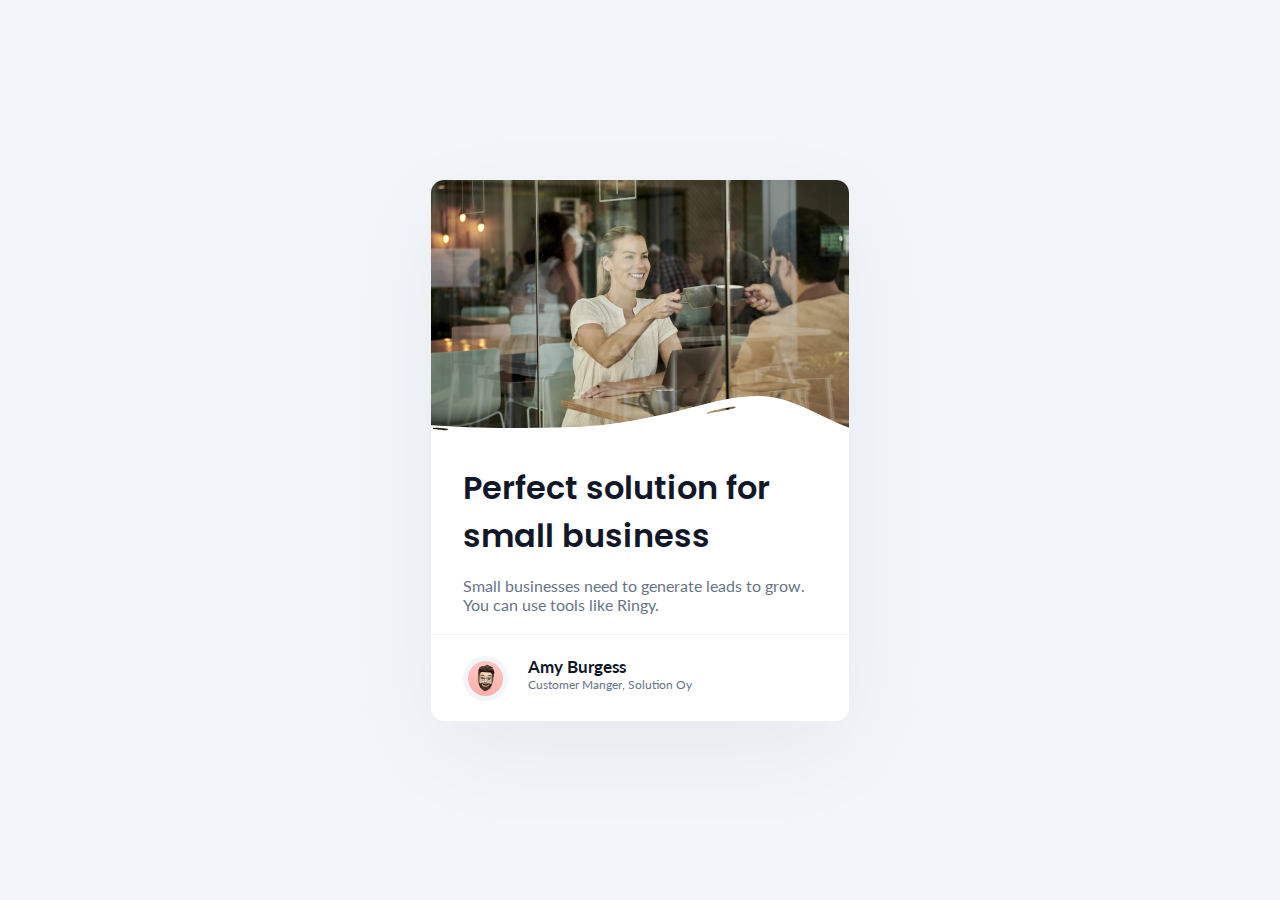
<file: Bussines Blog Card/index.html>
<!DOCTYPE html>
<html lang="en">
<head>
    <meta charset="UTF-8">
    <meta name="viewport" content="width=device-width, initial-scale=1.0">
    <title>Bussines Blog Card</title>
    <link rel="stylesheet" href="style/style.css">
</head>
<body>
    <section class="hero-container">
        <div>
            <img src="assets/hero-image-business-card.png" alt="" class="hero">
            <img src="assets/white-overlay.svg" alt="" class="hero-deco">
        </div>
        <div class="content">
            <h1>Perfect solution for small business</h1>
            <p>Small businesses need to generate leads to grow. <br> You can use tools like Ringy.</p>
        </div>
        <hr>
        <div class="author">
            <div class="author-bg">
                <img src="assets/avatar-image-business-card.png" alt="">
            </div>
            <div class="author-name">
                <h2>Amy Burgess</h2>
                <p>Customer Manger, Solution Oy</p>
            </div>
        </div>
    </section>
</body>
</html>
</file>
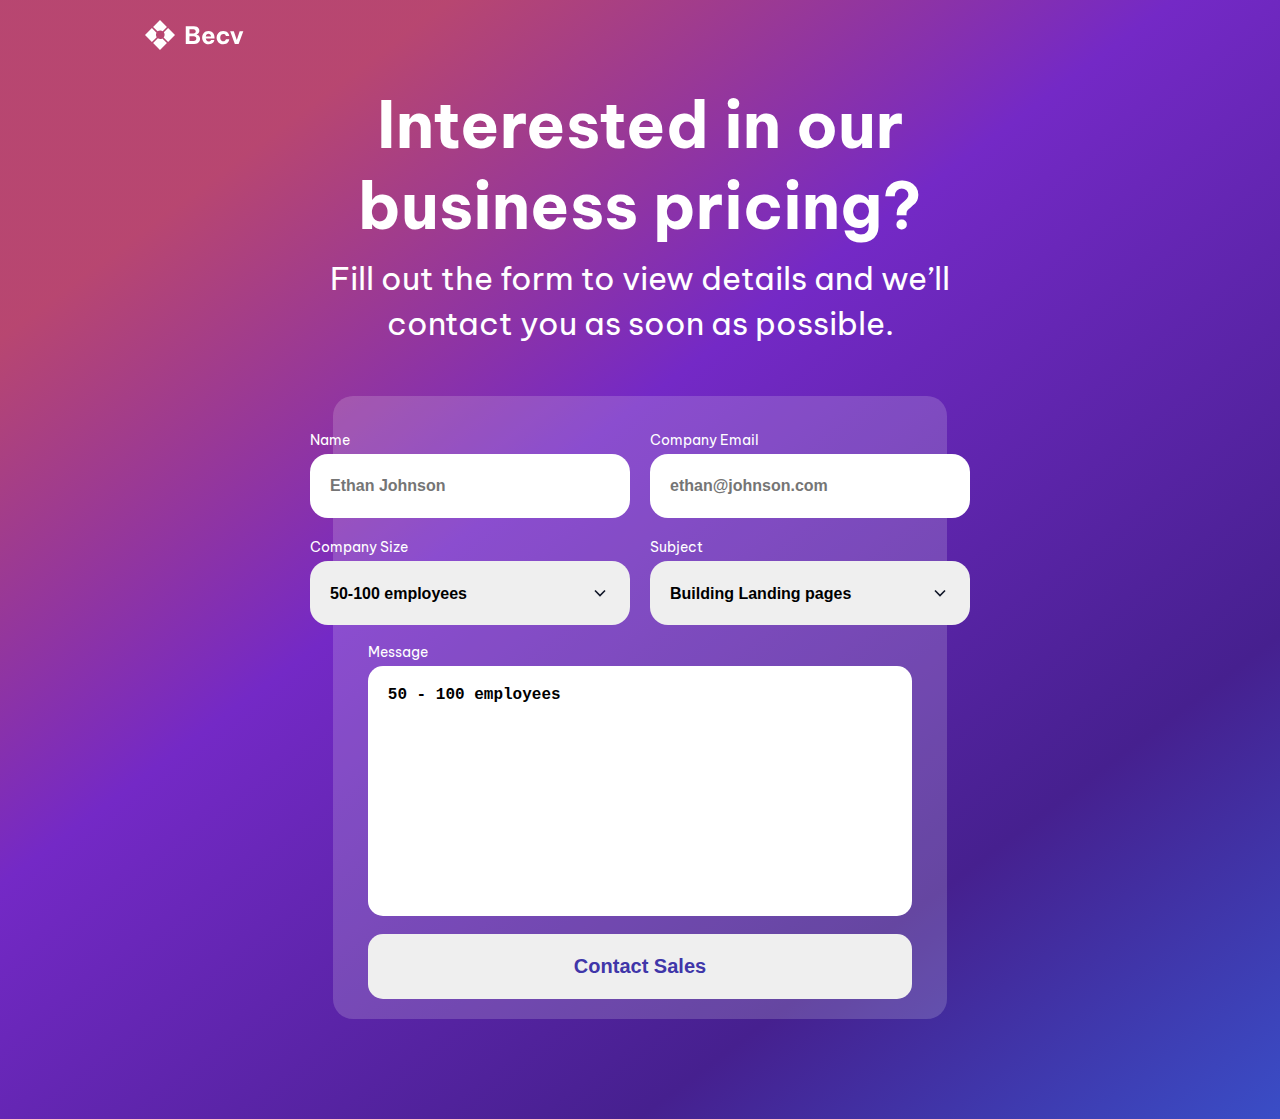
<file: Contact Page/index.html>
<!DOCTYPE html>
<html lang="en">
<head>
    <meta charset="UTF-8">
    <meta name="viewport" content="width=device-width, initial-scale=1.0">
    <title>Document</title>
    <link rel="stylesheet" href="style/style.css">
</head>
<body>
    <header>
        <img src="assets/contact-form-icon.svg" alt="logo">
    </header>
    <main>
        <article>
            <h1>
                Interested in our <br> business pricing?
            </h1>
            <p>
                Fill out the form to view details and we’ll <br> contact you as soon as possible.
            </p>
        </article>
        <section>
            <div class="form top">
                <div>
                    <label for="name">Name</label>
                    <input type="text" id="name" placeholder="Ethan Johnson">
                </div>
                <div>
                    <label for="email">Company Email</label>
                    <input type="text" id="email" placeholder="ethan@johnson.com">
                </div>
            </div>
            <div class="form">
                <div>
                    <label for="size">Company Size</label>
                    <select type="text" id="size">
                        <option value="0-5">50-100 employees</option>
                        <option value="6-20">100-150 employees</option>
                        <option value="20-50">150-200 employees</option> 
                        <option value="50-100">200-250 employees</option>
                    </select>
                </div>
                <div>
                    <label for="subject">Subject</label>
                    <select type="text" id="subject">
                        <option value="lpage">Building Landing pages</option>
                        <option value="design">UX /UI Design Services</option>
                        <option value="dev">Web Development Services</option>
                    </select>
                </div>
            </div>
            <div class="second-form">
                <div class="message-form">
                    <label for="message">Message</label>
                    <textarea id="message">50 - 100 employees</textarea>
                </div>
                <div class="message-form">
                    <button>Contact Sales</button>
                </div>
            </div>
        </section>
    </main>
</body>
</html>
</file>
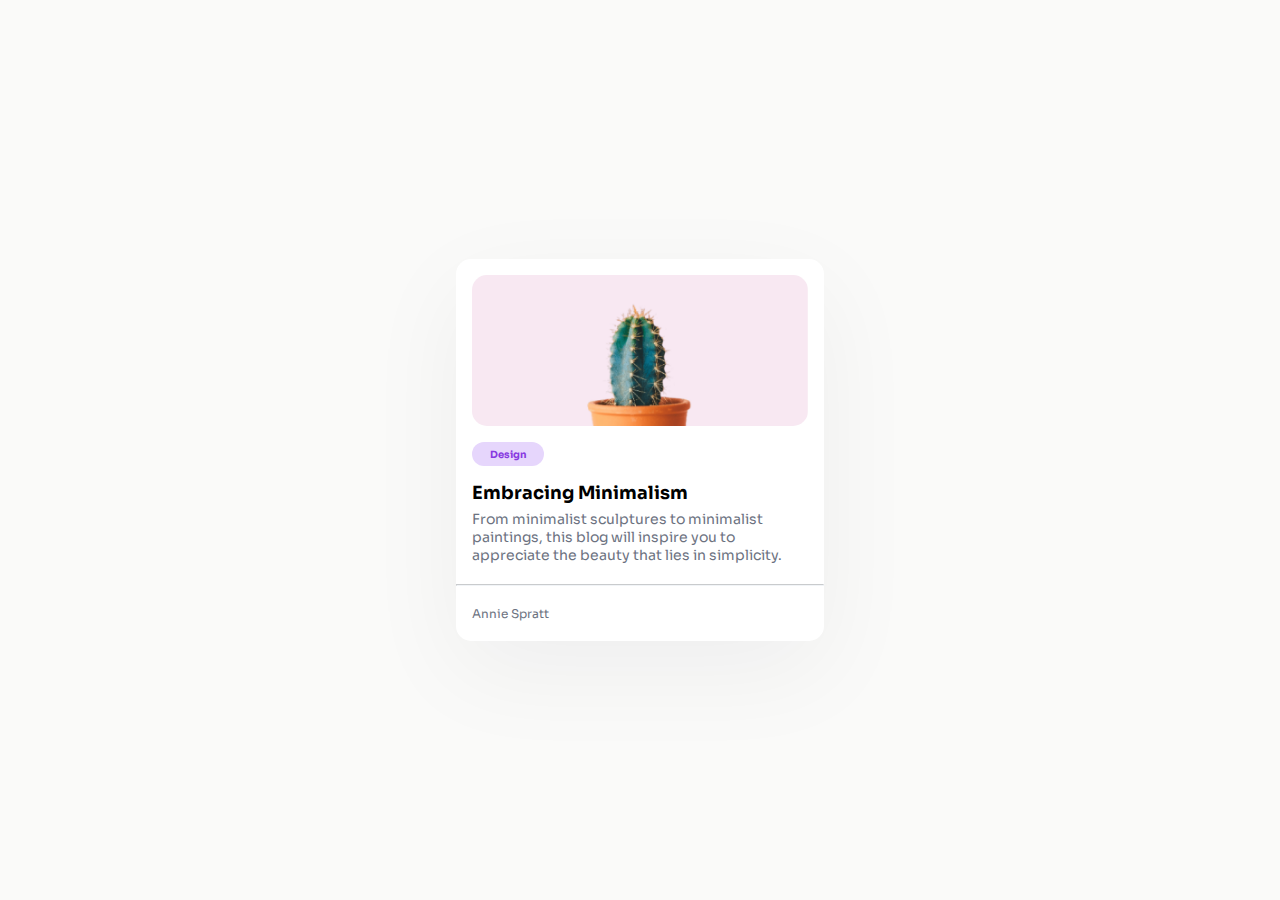
<file: Minimal Blog Card/index.html>
<!DOCTYPE html>
<html lang="en">
<head>
    <meta charset="UTF-8">
    <meta name="viewport" content="width=device-width, initial-scale=1.0">
    <title>Minimal BLog Card</title>
    <link rel="stylesheet" href="style.css">
</head>
<body>
    <section>
        <div class="content">
            <img src="cactus_img.jpg" alt="image">
            <span class="tag">Design</span>
            <h1>Embracing Minimalism</h1>
            <p>From minimalist sculptures to minimalist <br> paintings, this blog will inspire you to <br> appreciate the beauty that lies in simplicity.</p>
        </div>
        <hr>
        <div class="author">
            <span class="name">Annie Spratt</span>
        </div>
    </section>
</body>
</html>
</file>
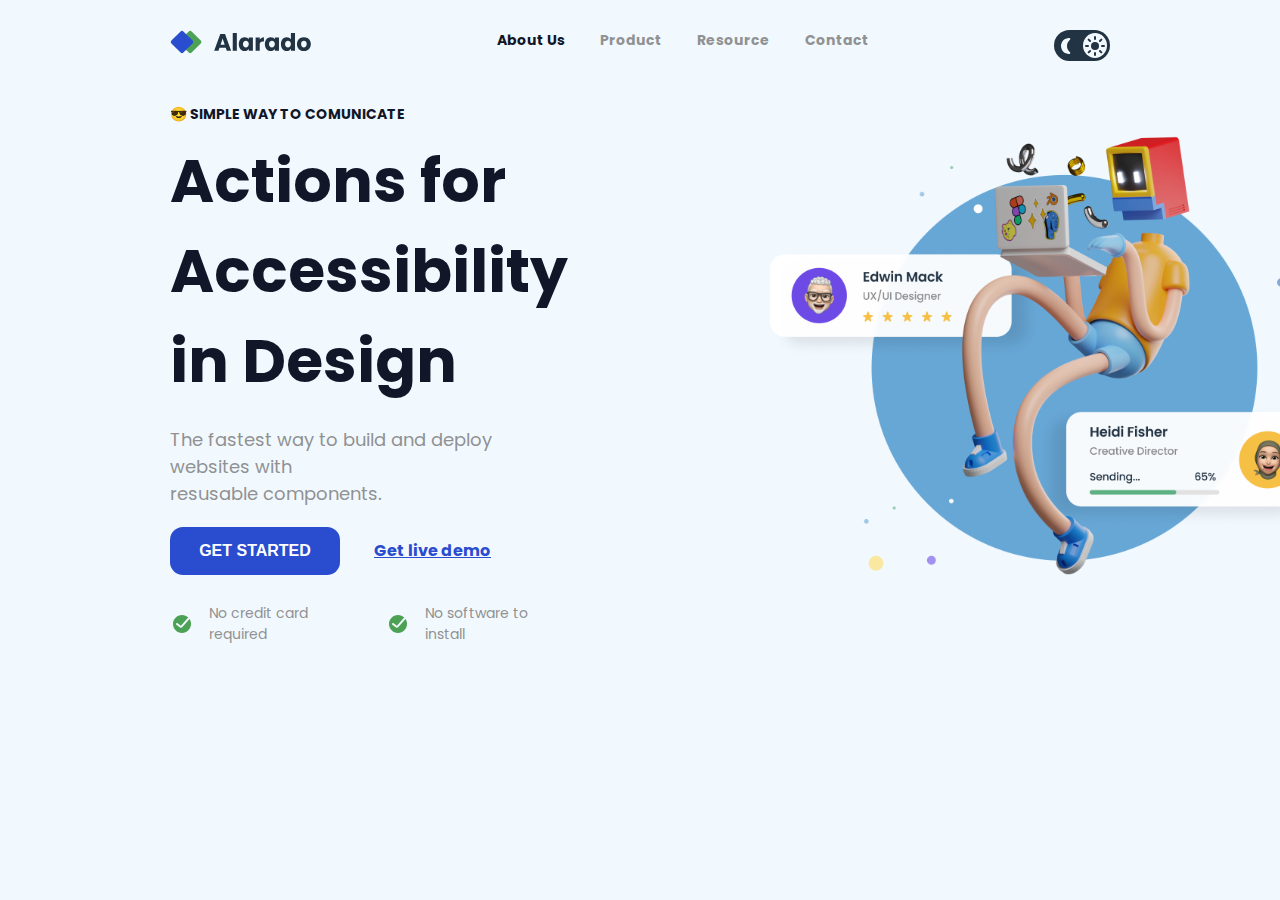
<file: Simple Homepage/index.html>
<!DOCTYPE html>
<html lang="en">
<head>
    <meta charset="UTF-8">
    <meta name="viewport" content="width=device-width, initial-scale=1.0">
    <title>Simple Homepage</title>
    <link rel="stylesheet" href="style/style.css">
</head>
<body>
    <section class="light">
        <header>
            <nav class="navbar">
                <div>
                    <img src="assets/alarado-icon-homepage.svg" alt="logo">
                </div>
                <div>
                    <ul>
                        <li>About Us</li>
                        <li>Product</li>
                        <li>Resource</li>
                        <li>Contact</li>
                    </ul>
                </div>
                <div class="theme">
                    <div class="btn">
                        <img src="assets/Moon_fill_light.svg" class="dark-btn">
                    </div>
                    <div class="btn bg-btn">
                        <img src="assets/Sun_fill.svg" class="light-btn">
                    </div>
                </div>
            </nav>
        </header>
        <main>
            <div class="content">
                <div class="main-content">
                    <span>😎 SIMPLE WAY TO COMUNICATE</span>
                    <h1>Actions for <br> Accessibility <br> in Design</h1>
                    <p>The fastest way to build and deploy websites with <br> resusable components.</p>
                </div>
                <div>
                    <button>GET STARTED</button>
                    <a href="">Get live demo</a>
                </div>
                <div class="checklist">
                    <ul>
                        <li>
                            <img src="assets/Done_ring_round_fill.svg" alt="logo">
                            <span>No credit card required</span>
                        </li>
                        <li>
                            <img src="assets/Done_ring_round_fill.svg" alt="">
                            <span>No software to install</span>
                        </li>
                    </ul>
                </div>
            </div>
            <div class="hero">
                <img src="assets/hero-image-simple-homepage.png" alt="image">
            </div>
        </main>
    </section>
    <section class="dark">
        <header>
            <nav class="navbar">
                <div>
                    <img src="assets/alarado-icon-homepage-dark.svg" alt="logo">
                </div>
                <div>
                    <ul>
                        <li>About Us</li>
                        <li>Product</li>
                        <li>Resource</li>
                        <li>Contact</li>
                    </ul>
                </div>
                <div class="theme">
                    <div class="btn bg-btn">
                        <img src="assets/Moon_fill.svg" class="dark-btn">
                    </div>
                    <div class="btn">
                        <img src="assets/Sun_fill_light.svg" class="light-btn">
                    </div>
                </div>
            </nav>
        </header>
        <main>
            <div class="content">
                <div class="main-content">
                    <span>😎 SIMPLE WAY TO COMUNICATE</span>
                    <h1>Actions for <br> Accessibility <br> in Design</h1>
                    <p>The fastest way to build and deploy websites with <br> resusable components.</p>
                </div>
                <div>
                    <button>GET STARTED</button>
                    <a href="">Get live demo</a>
                </div>
                <div class="checklist">
                    <ul>
                        <li>
                            <img src="assets/Done_ring_round_fill.svg" alt="logo">
                            <span>No credit card required</span>
                        </li>
                        <li>
                            <img src="assets/Done_ring_round_fill.svg" alt="">
                            <span>No software to install</span>
                        </li>
                    </ul>
                </div>
            </div>
            <div class="hero">
                <img src="assets/hero-image-simple-homepage.png" alt="image">
            </div>
        </main>
    </section>
    <script src="js/main.js"></script>
</body>
</html>
</file>
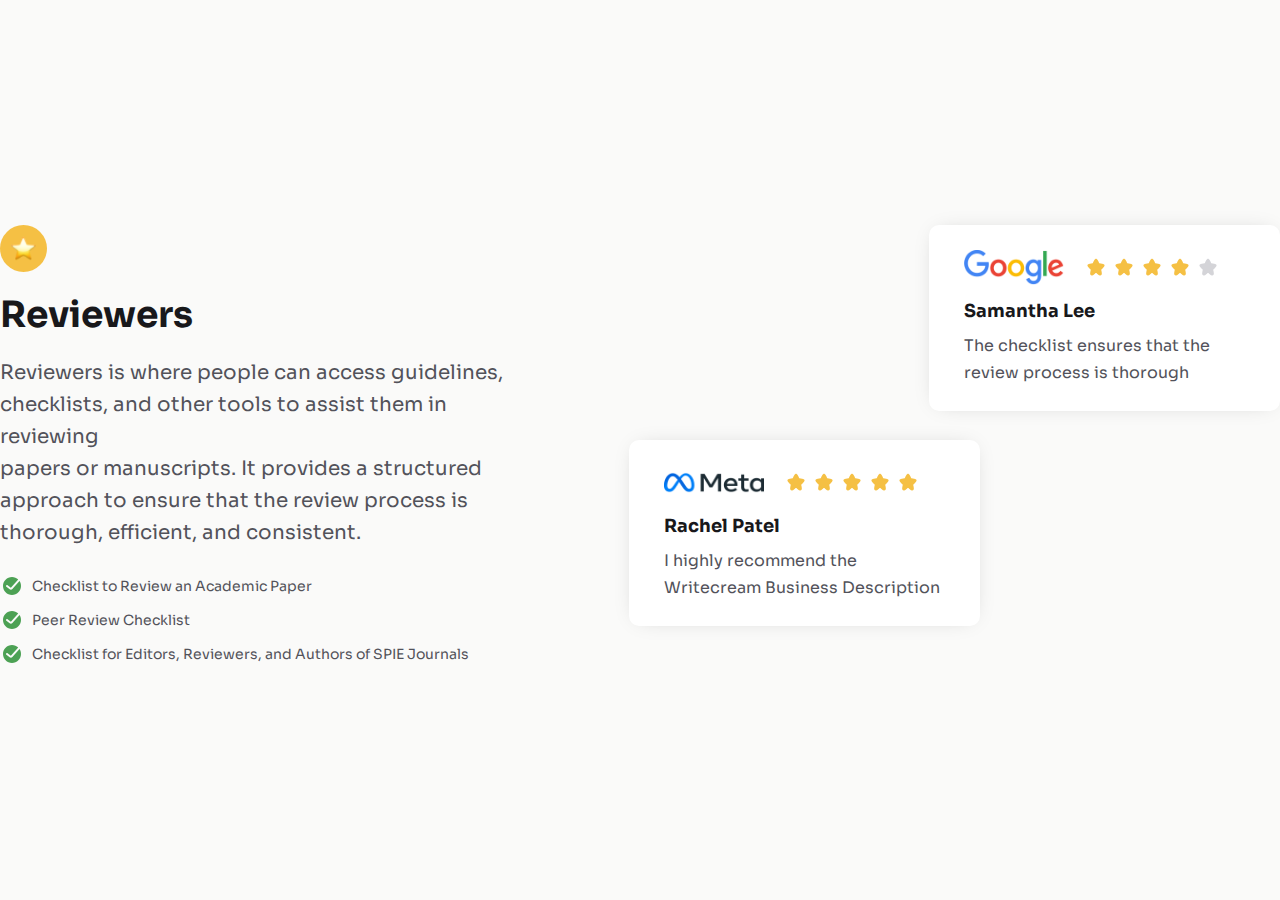
<file: Testimonial Page/index.html>
<!DOCTYPE html>
<html lang="en">
<head>
    <meta charset="UTF-8">
    <meta name="viewport" content="width=device-width, initial-scale=1.0">
    <title>Testimonial Page</title>
    <link rel="stylesheet" href="style/style.css">
</head>
<body>
    <section>
        <div class="description">
            <div class="image">
                <img src="assets/star.png" alt="">
            </div>
            <div class="content">
                <h1>Reviewers</h1>
                <p>
                    Reviewers is where people can access guidelines, <br> checklists, and other tools to assist them in reviewing <br> papers or manuscripts. It provides a structured <br> approach to ensure that the review process is <br>   thorough, efficient, and consistent.
                </p>
                <ul>
                    <li>
                        <img src="assets/Done_ring_round_fill.svg" alt="checklist">
                        <span>Checklist to Review an Academic Paper</span>
                    </li>
                    <li>
                        <img src="assets/Done_ring_round_fill.svg" alt="checklist">
                        <span>Peer Review Checklist</span>
                    </li>
                    <li>
                        <img src="assets/Done_ring_round_fill.svg" alt="checklist">
                        <span>Checklist for Editors, Reviewers, and Authors of SPIE Journals</span>
                    </li>
                </ul>
            </div>
        </div>
        <div class="testimonial">
            <article class="google">
                <div class="container">
                    <div class="article-img">
                        <img src="assets/google-testimonial.png" alt="logo">
                    </div>
                    <div>
                        <img src="assets/Star_fill.svg" alt="star">
                        <img src="assets/Star_fill.svg" alt="star">
                        <img src="assets/Star_fill.svg" alt="star">
                        <img src="assets/Star_fill.svg" alt="star">
                        <img src="assets/Star_fill_gray.svg" alt="star">
                    </div>
                 </div>
                <h2>Samantha Lee</h2>
                <p>The checklist ensures that the <br> review process is thorough</p>
            </article>
            <article class="meta"> 
                <div class="container">
                    <div class="article-img">
                        <img src="assets/meta-testimonial.png" alt="logo">
                    </div>
                    <div>
                        <img src="assets/Star_fill.svg" alt="star">
                        <img src="assets/Star_fill.svg" alt="star">
                        <img src="assets/Star_fill.svg" alt="star">
                        <img src="assets/Star_fill.svg" alt="star">
                        <img src="assets/Star_fill.svg" alt="star">
                    </div>
                </div>
                <h2>Rachel Patel</h2>
                <p>I highly recommend the <br> Writecream Business Description</p>
            </article>
        </div>
    </section>
    <section>

    </section>
</body>
</html>
</file>
<file: Bussines Blog Card/style/style.css>
@import url('https://fonts.googleapis.com/css2?family=Lato:ital,wght@0,100;0,300;0,400;0,700;0,900;1,100;1,300;1,400;1,700;1,900&family=Poppins:ital,wght@0,100;0,200;0,300;0,400;0,500;0,600;0,700;0,800;0,900;1,100;1,200;1,300;1,400;1,500;1,600;1,700;1,800;1,900&display=swap');
* {
    margin: 0;
    padding: 0;
    box-sizing: border-box;
}

body {
    display: flex;
    justify-content: center;
    align-items: center;
    height: 100vh;
    background-color: #F2F5F9;
}

section {
    width: 418px;
    border-radius: 13px;
    background-color: #FFFFFF;
    box-shadow: 0px 30px 100px 0px rgba(17, 23, 41, 0.05);
}

.hero-container {
    position: relative;
}

.hero {
    width: 100%;
    border-top-left-radius: 13px;
    border-top-right-radius: 13px;
    position: relative;
}

.hero-deco {
    position: absolute;
    top: 13.5rem;
    bottom: 0;
    left: 0;
    width: 100%;
    z-index: 1;
}

.content {
    padding: 0 32px 20px 32px;
}

.content h1 {
    margin-bottom: 16px;
    font-family: "Poppins", sans-serif;
    font-weight: 600;
    color: #111729;
}

.content p {
    font-family: "Lato", sans-serif;
    color: #677489;
}

hr {
    opacity: 0.1;
}

.author {
    display: flex;
    flex-direction: row;
    gap: 20px;
    padding: 20px 32px;
}

.author-bg {
    display: flex;
    justify-content: center;
    align-items: center;
    background-color: #F2F5F9;
    width: 45px;
    height: 45px;
    border-radius: 50%;

}

.author-name {
    font-family: "Lato", sans-serif;
}

.author-name h2 {
    font-size: 17px;
    color: #111729;
}

.author-name p {
    font-size: 12px;
    color: #677489;
}

.author img {
    width: 35px;
    border-radius: 50px;
}
</file>
<file: Contact Page/style/style.css>
@import url('https://fonts.googleapis.com/css2?family=Be+Vietnam+Pro:ital,wght@0,100;0,200;0,300;0,400;0,500;0,600;0,700;0,800;0,900;1,100;1,200;1,300;1,400;1,500;1,600;1,700;1,800;1,900&display=swap');

* {
    margin: 0;
    padding: 0;
    box-sizing: border-box;
}

body {
    background-image: url(../assets/bg-image.svg);
    background-repeat: no-repeat;
    background-size: cover;
    color: white;
    font-family: "Be Vietnam Pro", sans-serif;
}

header {
    margin-left: 145px;
    margin-top: 20px;
}

main {
    display: flex;
    flex-direction: column;
    align-items: center;
    margin-bottom: 100px;
}

article {
    display: flex;
    flex-direction: column;
    text-align: center;
    margin: 30px 0 50px;

    h1 {
        font-size: 64px;
        margin-bottom: 10px;
    }

    p {
        font-size: 32px;
        line-height: 45px;
    }
}

section {
    display: flex;
    flex-direction: column;
    justify-content: center;
    align-items: center;
    width: 48%;
    background-color: #f8fafc2d;
    border-radius: 20px;
    padding-top: 35px;

    label {
        font-size: 14px;
    }
}

.top {
    margin-bottom: 20px;
}

.form {
    display: flex;
    flex-direction: row;
    align-items: center;
    justify-content: center;
    width: 100%;
    gap: 20px;

    div {
        display: flex;
        flex-direction: column;
        gap: 5px;
    }

    input {
        width: 20rem;
        height: 4rem;
        border-radius: 18px;
        padding: 20px;
        font-size: 16px;
        font-weight: bold;
        border: none;
    }

    select {
        -webkit-appearance: none;
        -moz-appearance: none;
        appearance: none;
        width: 20rem;
        height: 4rem;
        border-radius: 18px;
        padding: 20px;
        font-size: 16px;
        font-weight: bold;
        background-image: url(../assets/Expand_down.svg);
        background-size: 20px;
        background-repeat: no-repeat;
        background-position: right center;
        padding-right: 30px;
        background-position: calc(100% - 20px);
        border: none;
    }
}

.second-form {
    display: flex;
    flex-direction: column;
    width: 100%;
    margin-bottom: 20px;

    div {
        display: flex;
        flex-direction: column;
        gap: 5px;
    }

    .message-form {
        padding: 18px 35px 0;
    }

    textarea {
        width: 100%;
        height: 250px;
        border-radius: 15px;
        padding: 20px;
        font-weight: bold;
        font-size: 16px;
        border: none;
        resize: none;
    }

    button {
        width: 100%;
        height: 65px;
        border-radius: 15px;
        font-size: 20px;
        color: #4036A9;
        font-weight: bold;
        border: none;
        transition: transform 0.3s ease;
    }

    button:hover {
        transform: scale(1.06);
    }
}

@media screen and (max-width: 640px) {

    header {
        margin-left: 45px;
        margin-top: 50px;
    }

    article {
        margin: 50px 30px;
    
        h1 {
            font-size: 35px;
            margin-bottom: 10px;
        }
    
        p {
            font-size: 20px;
            line-height: 45px;
        }
    }

    section {
        width: 96%;
    }

    .form {
        width: 100%;
        display: flex;
        flex-direction: column;

        div {
            width: 100%;
            padding: 0 35px;
            gap: 3px;
        }

        input {
            width: 100%;
        }
    
        select {
            width: 100%;
        }
    }
}

@media screen and (min-width: 640px) and (max-width: 1024px) {
    header {
        margin-left: 45px;
        margin-top: 50px;
    }

    article {
        margin: 50px 30px;
    
        h1 {
            font-size: 64px;
            margin-bottom: 10px;
        }
    
        p {
            font-size: 32px;
            line-height: 45px;
        }
    }

    section {
        width: 96%;
    }

    .form {
        width: 100%;
        display: flex;
        flex-direction: column;

        div {
            width: 100%;
            gap: 3px;
        }

        input {
            width: 100%;
        }
    
        select {
            width: 100%;
        }
    }
}

@media screen and (max-width: 1240px) {
    section {
        width: 70%;
    }
    .form {
        width: 91%;
        
        div {
            width: 100%;
        }

        input {
            width: 100%;
        }
    
        select {
            width: 100%;
        }
    }

}
</file>
<file: Minimal Blog Card/style.css>
@import url('https://fonts.googleapis.com/css2?family=Madimi+One&family=Oxanium:wght@200..800&family=Poppins:ital,wght@0,100;0,200;0,300;0,400;0,500;0,600;0,700;0,800;0,900;1,100;1,200;1,300;1,400;1,500;1,600;1,700;1,800;1,900&family=Sora:wght@100..800&family=Ubuntu:ital,wght@0,300;0,400;0,500;0,700;1,300;1,400;1,500;1,700&display=swap');

* {
    margin: 0;
    padding: 0;
    box-sizing: border-box;
    font-family: "Sora", sans-serif;
}

body {
    display: flex;
    justify-content: center;
    align-items: center;
    background-color: #FAFAF9;
    height: 100vh;
}

section {
    display: flex;
    flex-direction: column;
    width: 368px;
    border-radius: 15px;
    background-color: #FFFFFF;
    box-shadow: 0px 30px 100px 0px rgba(17, 23, 41, 0.05);
}

.content {
    display: flex;
    flex-direction: column;
    padding: 16px 16px 20px 16px;
}

img {
    border-radius: 15px;
}

.content p {
    font-size: 14px;
    color: #6C727F;
}

.tag {
    color: #883AE1;
    background-color: #E6D6FC;
    font-weight: bold;
    width: 4.5rem;
    height: 1.5rem;
    text-align: center;
    margin: 16px 0;
    border-radius: 15px;
    font-size: 10px;
    display: flex; 
    align-items: center; 
    justify-content: center;
}

.author {
    padding: 20px 16px 20px 16px;
    font-size: 12px;
    color: #6C727F;
}

hr {
    border-color: #E5EAF0;
    opacity: 0.5;
    color: #20293A;
}

h1 {
    margin-bottom: 6px;
    font-size: 18px;
}
</file>
<file: Simple Homepage/style/style.css>
@import url('https://fonts.googleapis.com/css2?family=Poppins:ital,wght@0,100;0,200;0,300;0,400;0,500;0,600;0,700;0,800;0,900;1,100;1,200;1,300;1,400;1,500;1,600;1,700;1,800;1,900&display=swap');

* {
    margin: 0;
    padding: 0;
    box-sizing: border-box;
}

body {
    font-family: "Poppins", sans-serif;
    background-color: #F2F9FE;
    padding: 10px 100px;
    height: 100vh;
}

.light {
    flex-direction: column;
}

.navbar {
    display: flex;
    flex-direction: row;
    justify-content: space-between;
    padding: 20px 70px;
}

.navbar div ul {
    list-style-type: none;
    display: flex;
    flex-direction: row;
    gap: 35px;
    color: #909193;
    font-weight: bold;
    font-size: 14px;
}

.navbar div ul li:nth-child(1) {
    color: #111729;
}

.theme {
    background-color: #223344;
    display: flex;
    justify-content: center;
    align-items: center;
    width: 3.5rem;
    gap: 5px;
    border-radius: 20px;
    padding-right: 3px;
    cursor: pointer;
}

.btn {
    display: flex;
    justify-content: center;
    align-items: center;
    text-align: center;
}

.bg-btn {
    background-color: #F2F9FE;
    width: 25px;
    border-radius: 50%;
    height: 25px;
}

main {
    display: flex;
    flex-direction: row;
    padding: 20px 70px;
}

.content {
    margin-right: 12rem;
}

.content .main-content span {
    font-size: 14px;
    color: #111729;
    font-weight: bold;
    margin-bottom: 10px;
}

.content h1 {
    font-size: 60px;
    color: #111729;
    margin: 10px 0 20px;
}

.content p {
    font-size: 18px;
    color: #909193;
    margin-bottom: 20px;
}

.content button {
    font-size: 16px;
    width: 170px;
    height: 3rem;
    font-weight: bold;
    color: white;
    border-radius: 13px;
    background-color: #2A4DD0;
    border: none;
    margin-right: 30px;
}

.content a {
    font-weight: bold;
    color: #2A4DD0;
}

.checklist {
    margin-top: 28px;
}

.checklist ul {
    list-style-type: none;
    display: flex;
    gap: 20px;
}

.checklist ul li {
    display: flex;
    align-items: center;
    gap: 15px;
}

.checklist span {
    font-size: 14px;
    color: #909193;
}

.hero img {
    width: 552px;
}

.dark {
    display: none;
    flex-direction: column;
    background-color: #111729;
}

.dark main .content .main-content span {
    font-size: 14px;
    color: #FFFFFF;
    font-weight: bold;
    margin-bottom: 10px;
}

.dark main .content h1 {
    font-size: 60px;
    color: #FFFFFF;
    margin: 10px 0 20px;
}

.dark .navbar div ul li:nth-child(1) {
    color: #FFFFFF;
}
</file>
<file: Testimonial Page/style/style.css>
@import url('https://fonts.googleapis.com/css2?family=Sora:wght@100..800&display=swap');

* {
    margin: 0;
    padding: 0;
    box-sizing: border-box;
}

body {
    font-family: "Sora", sans-serif;
    display: flex;
    justify-content: center;
    align-items: center;
    height: 100vh;
    background-color: #FAFAF9;
}

section {
    display: flex;
    flex-direction: row;
}

.image {
    background-color: #F5C044;
    width: 47px;
    height: 47px;
    display: flex;
    justify-content: center;
    align-items: center;
    border-radius: 50px;
    margin-bottom: 20px;
}

.image img {
    width: 25px;
}

.content h1 {
    font-size: 36px;
    margin-bottom: 20px;
    color: #18181B;
}

.content p {
    font-size: 20px;
    line-height: 32px;
    margin-bottom: 25px;
    color: #52525A;
}

.content ul {
    font-size: 14px;
    list-style-type: none;
    color: #52525A;
}

.content li {
    display: flex;
    align-items: center;
    margin-bottom: 10px;

    span {
        margin-left: 8px;
    }
}

article {
    border-radius: 10px;
    width: 351px;
    height: auto;
    padding: 25px 35px;
    background-color: #FFFFFF;
    box-shadow: 0px 0px 21px -10px rgba(0,0,0,0.26);
}

.testimonial {
    width: auto;
    margin-left: 100px;
}

article h2 {
    font-size: 18px;
    margin: 10px 0;
    color: #18181B;
}

article p {
    font-size: 16px;
    line-height: 27px;
    color: #52525A;
}

.container {
    display: flex;
    flex-direction: row;
    gap: 20px;
    justify-content: start;
    align-items: center;
}

.article-img img {
    width: 100px;
    height: 35px;
}

.google {
    margin-left: 300px;
}

.meta {
    margin-top: 29px;
}
</file>
